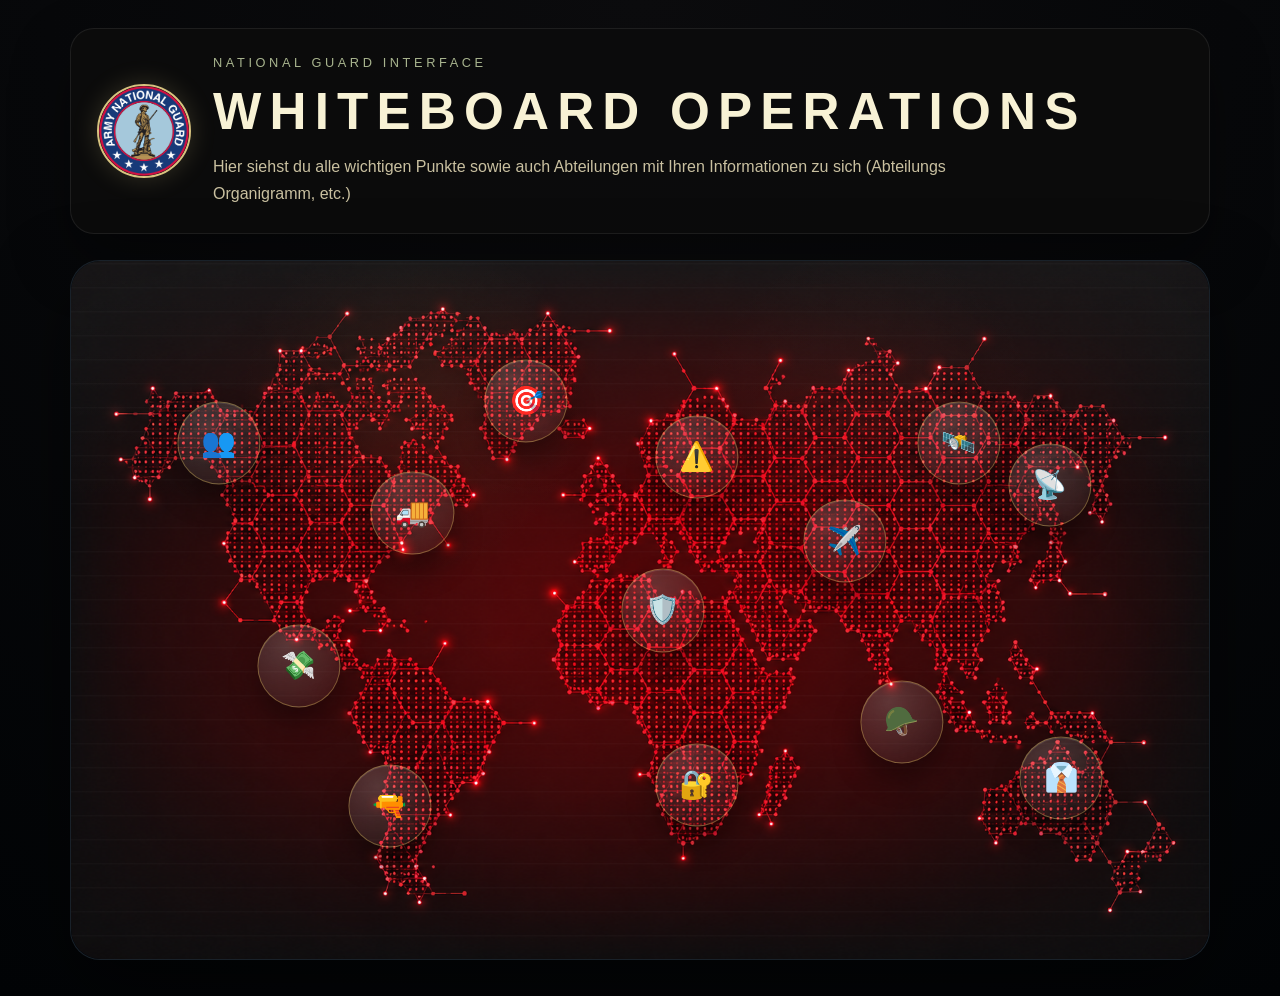
<file: index.html>
﻿<!DOCTYPE html>
<html lang="de">
<head>
    <meta charset="UTF-8">
    <meta name="viewport" content="width=device-width, initial-scale=1.0">
    <title>Whiteboard</title>
    <link rel="stylesheet" href="styles.css?v=20260715a">
</head>
<body>
    <main class="app-shell">
        <header class="hero">
            <div class="hero-headline">
                <img class="profile-img" src="usarmylogo.png" alt="MilitÃ¤risches Emblem">
                <div>
                    <p class="rank">National Guard Interface</p>
                    <h1>Whiteboard Operations</h1>
                    <p class="bio">Hier siehst du alle wichtigen Punkte sowie auch Abteilungen mit Ihren Informationen zu sich (Abteilungs Organigramm, etc.)</p>
                </div>
            </div>
        </header>

        <section class="mission-map" aria-label="Interaktive Weltkarte fÃ¼r militÃ¤rische Operationsauswahl">
            <div class="map-overlay">
                <a class="mission-node n1" href="#" aria-label="Human Resources">👥<span class="tooltip-text">Human Resources</span></a>
                <a class="mission-node n2" href="#" aria-label="Special Force">🎯<span class="tooltip-text">Special Force</span></a>
                <a class="mission-node n3" href="#" aria-label="Fuhrpark">🚚<span class="tooltip-text">Fuhrpark</span></a>
                <a class="mission-node n4" href="#" aria-label="Waffenordnung" target="_blank" rel="noopener noreferrer">🔫<span class="tooltip-text">Waffenordnung</span></a>
                <a class="mission-node n5" href="https://docs.google.com/spreadsheets/d/1jDB-RVCpSOII4ryLJUsjusS35xolHLSHiQhLhvQ3LOM/edit?usp=sharing" aria-label="Sanktionskatalog" target="_blank" rel="noopener noreferrer">⚠️<span class="tooltip-text">Sanktionskatalog</span></a>
                <a class="mission-node n6" href="#" aria-label="Military Police" target="_blank" rel="noopener noreferrer">🛡️<span class="tooltip-text">Military Police</span></a>
                <a class="mission-node n7" href="https://forms.gle/VdVPSoxAqkjdctjC9" aria-label="Kummerkasten">🔐<span class="tooltip-text">Kummerkasten</span></a>
                <a class="mission-node n8" href="#" aria-label="Air Force">✈️<span class="tooltip-text">Air Force</span></a>
                <a class="mission-node n9" href="https://panel.statescloud.de" aria-label="State Panel">🛰️<span class="tooltip-text">State Panel</span></a>
                <a class="mission-node n10" href="https://portal.statescloud.de/app/cmrcdmyii006pdg3escsyxp9b" aria-label="State Conect">📡<span class="tooltip-text">State Conect</span></a>
                <a class="mission-node n11" href="#" aria-label="Kleiderordnung">👔<span class="tooltip-text">Kleiderordnung</span></a>
                <a class="mission-node n12" href="https://ng-payout.netlify.app" aria-label="Auszahlung">💸<span class="tooltip-text">Auszahlung</span></a>
                <a class="mission-node n13" href="#" aria-label="Infantry">🪖<span class="tooltip-text">Infantry</span></a>
            </div>
        </section>
    </main>
    <script src="script.js?v=20260715a"></script>
</body>
</html>
</file>
<file: styles.css>
﻿* {
    box-sizing: border-box;
}

html, body {
    margin: 0;
    min-height: 100%;
}

body {
    font-family: 'Segoe UI', Tahoma, Geneva, Verdana, sans-serif;
    color: #f3efd1;
    background: radial-gradient(circle at top, rgba(12, 12, 14, 1), rgba(2, 4, 6, 1));
}

.app-shell {
    width: min(100%, 1180px);
    margin: 0 auto;
    padding: 28px 20px 36px;
}

.hero {
    margin-bottom: 26px;
    padding: 26px;
    border-radius: 24px;
    background: rgba(12, 12, 12, 0.92);
    border: 1px solid rgba(255, 255, 255, 0.08);
    box-shadow: 0 26px 58px rgba(0, 0, 0, 0.35);
}

.hero-headline {
    display: grid;
    grid-template-columns: auto 1fr;
    gap: 22px;
    align-items: center;
}

.profile-img {
    width: 94px;
    height: 94px;
    border-radius: 50%;
    object-fit: cover;
    border: 2px solid #d7c380;
    box-shadow: 0 0 26px rgba(215, 195, 128, 0.2);
}

.rank {
    margin: 0 0 12px;
    font-size: 0.8rem;
    letter-spacing: 0.28em;
    text-transform: uppercase;
    color: #a8b48e;
}

h1 {
    margin: 0;
    font-size: clamp(2.4rem, 4vw, 3.6rem);
    letter-spacing: 0.16em;
    text-transform: uppercase;
    color: #f8f2d5;
}

.bio {
    margin: 12px 0 0;
    max-width: 760px;
    font-size: 1rem;
    line-height: 1.7;
    color: #c9c0a0;
}

.mission-map {
    position: relative;
    min-height: 700px;
    padding: 30px;
    border-radius: 30px;
    overflow: hidden;
    background: rgba(2, 6, 10, 0.96);
    border: 1px solid rgba(136, 158, 187, 0.18);
    box-shadow: 0 28px 76px rgba(0, 0, 0, 0.52);
    z-index: 0;
}

.mission-map::before {
    content: '';
    position: absolute;
    inset: 0;
    background-image: url('worldmap.png');
    background-position: center;
    background-repeat: no-repeat;
    background-size: cover;
    opacity: 0.98;
    mix-blend-mode: normal;
    border-radius: inherit;
    z-index: 0;
}

.mission-map::after {
    content: '';
    position: absolute;
    inset: 0;
    background:
        radial-gradient(circle at 30% 20%, rgba(255, 220, 120, 0.05), transparent 18%),
        radial-gradient(circle at 70% 22%, rgba(240, 150, 120, 0.04), transparent 18%),
        linear-gradient(to bottom, rgba(255, 255, 255, 0.04), transparent 35%),
        repeating-linear-gradient(0deg, transparent 0 22px, rgba(255,255,255,0.02) 23px 24px);
    pointer-events: none;
}

.map-overlay {
    position: absolute;
    inset: 0;
    width: 100%;
    height: 100%;
    overflow: visible;
    z-index: 2;
}

.mission-node {
    position: absolute;
    /* left/top are set per-node so icons stay fixed on the map */
    transform: translate(-50%, -50%);
    /* responsive size: scales with viewport but clamps to sensible bounds */
    width: clamp(40px, 6.5vw, 84px);
    height: clamp(40px, 6.5vw, 84px);
    display: grid;
    place-items: center;
    border-radius: 50%;
    background: radial-gradient(circle at 35% 25%, rgba(255,255,255,0.18), rgba(255,255,255,0.02));
    border: 1px solid rgba(240, 214, 108, 0.35);
    box-shadow: 0 16px 28px rgba(0, 0, 0, 0.35), inset 0 1px 0 rgba(255,255,255,0.1);
    text-decoration: none;
    color: #0d0b08;
    font-size: clamp(18px, 3.2vw, 28px);
    transition: transform 0.22s ease, border-color 0.22s ease, box-shadow 0.22s ease;
    z-index: 5;
}

.mission-node {
    position: absolute;
}

.mission-node .tooltip-text {
    position: absolute;
    bottom: calc(100% + 14px);
    left: 50%;
    transform: translateX(-50%) translateY(0);
    opacity: 0;
    visibility: hidden;
    pointer-events: none;
    padding: 8px 14px;
    border-radius: 999px;
    background: rgba(14, 16, 14, 0.96);
    border: 1px solid rgba(255, 255, 255, 0.12);
    color: #f7f1d6;
    font-size: 0.78rem;
    letter-spacing: 0.14em;
    text-transform: uppercase;
    white-space: nowrap;
    box-shadow: 0 10px 24px rgba(0, 0, 0, 0.24);
    transition: opacity 0.18s ease, transform 0.18s ease, visibility 0.18s ease;
}

.mission-node:hover,
.mission-node:focus-visible {
    transform: translate(-50%, -50%) scale(1.14);
    border-color: #f3e2a0;
    box-shadow: 0 22px 36px rgba(0, 0, 0, 0.45), inset 0 1px 0 rgba(255,255,255,0.14);
}

.mission-node:hover .tooltip-text,
.mission-node:focus-visible .tooltip-text {
    opacity: 1;
    visibility: visible;
    transform: translateX(-50%) translateY(-4px);
}

@media (max-width: 980px) {
    .mission-map {
        min-height: 560px;
    }
}

@media (max-width: 760px) {
    .app-shell {
        padding: 22px 16px 30px;
    }

    .hero-headline {
        grid-template-columns: 1fr;
        text-align: center;
    }

    .mission-map {
        min-height: 520px;
        padding: 20px;
    }

    .mission-node {
        width: 64px;
        height: 64px;
        font-size: 1.65rem;
    }
}

@media (max-width: 520px) {
    .mission-map {
        min-height: 420px;
    }

    .mission-node {
        width: 54px;
        height: 54px;
        font-size: 1.4rem;
    }

    .hero {
        padding: 20px;
    }
}

/* Explicit per-node positions to match the screenshot's yellow markers */
.mission-node.n1 { left: 13%; top: 26%; }
.mission-node.n2 { left: 40%; top: 20%; }
.mission-node.n3 { left: 30%; top: 36%; }
.mission-node.n4 { left: 28%; top: 78%; }
.mission-node.n5 { left: 55%; top: 28%; }
.mission-node.n6 { left: 52%; top: 50%; }
.mission-node.n7 { left: 55%; top: 75%; }
.mission-node.n8 { left: 68%; top: 40%; }
.mission-node.n9 { left: 78%; top: 26%; }
.mission-node.n10{ left: 86%; top: 32%; }
.mission-node.n11{ left: 87%; top: 74%; }
.mission-node.n12{ left: 20%; top: 58%; }
.mission-node.n13{ left: 73%; top: 66%; }

.mission-node .tooltip-text { z-index: 20; }
</file>
